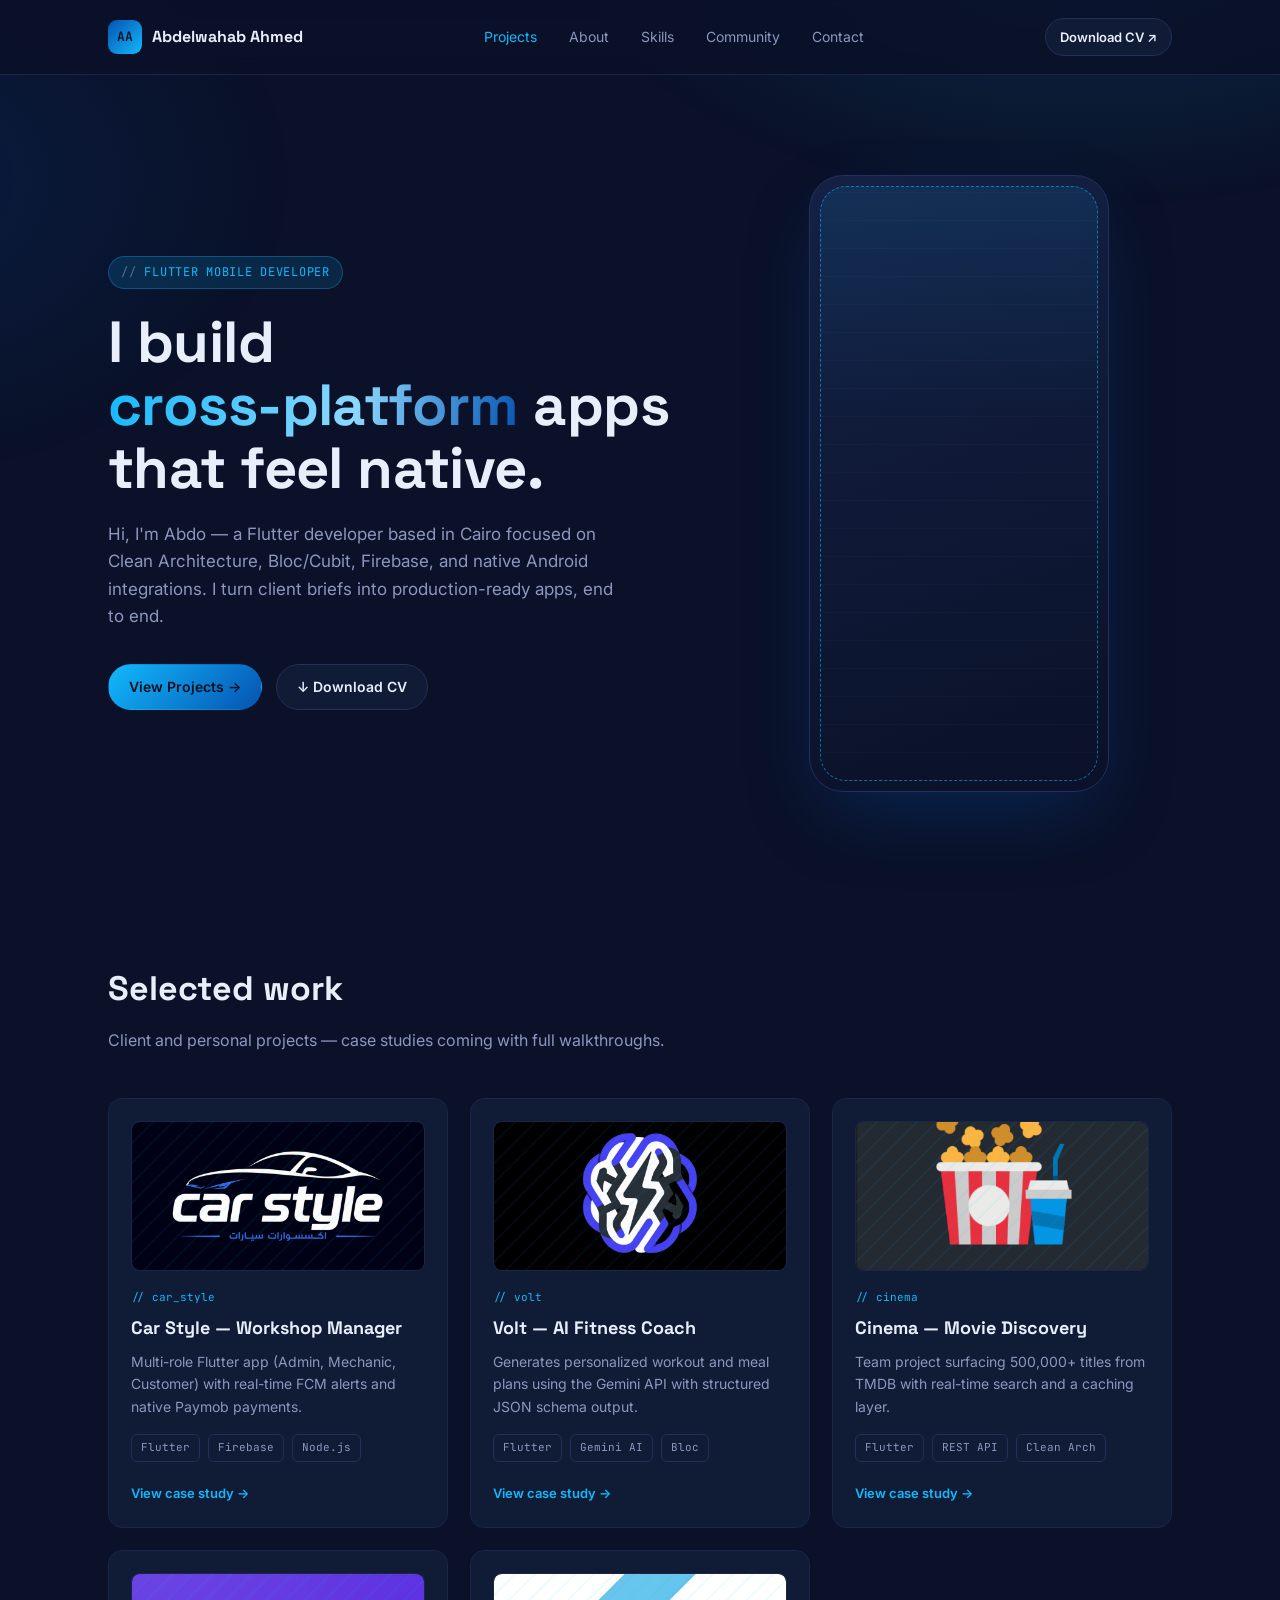
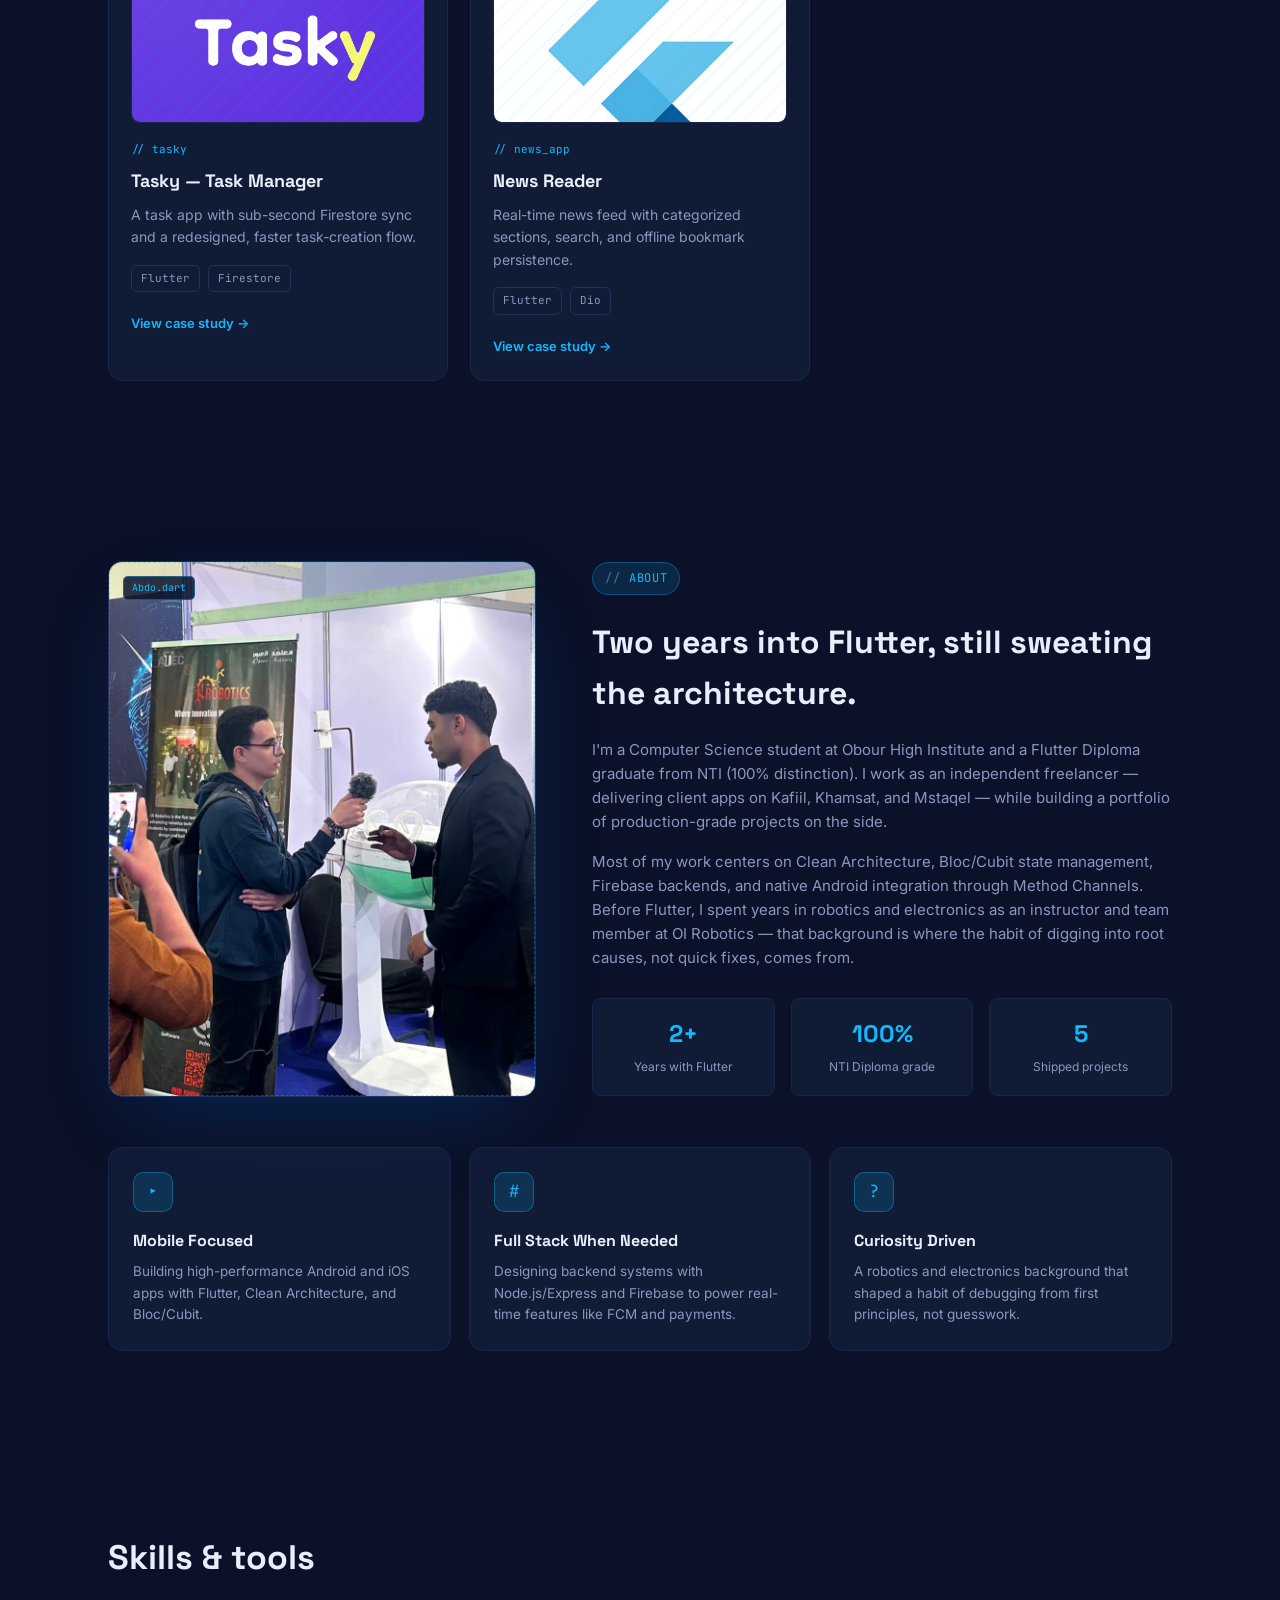
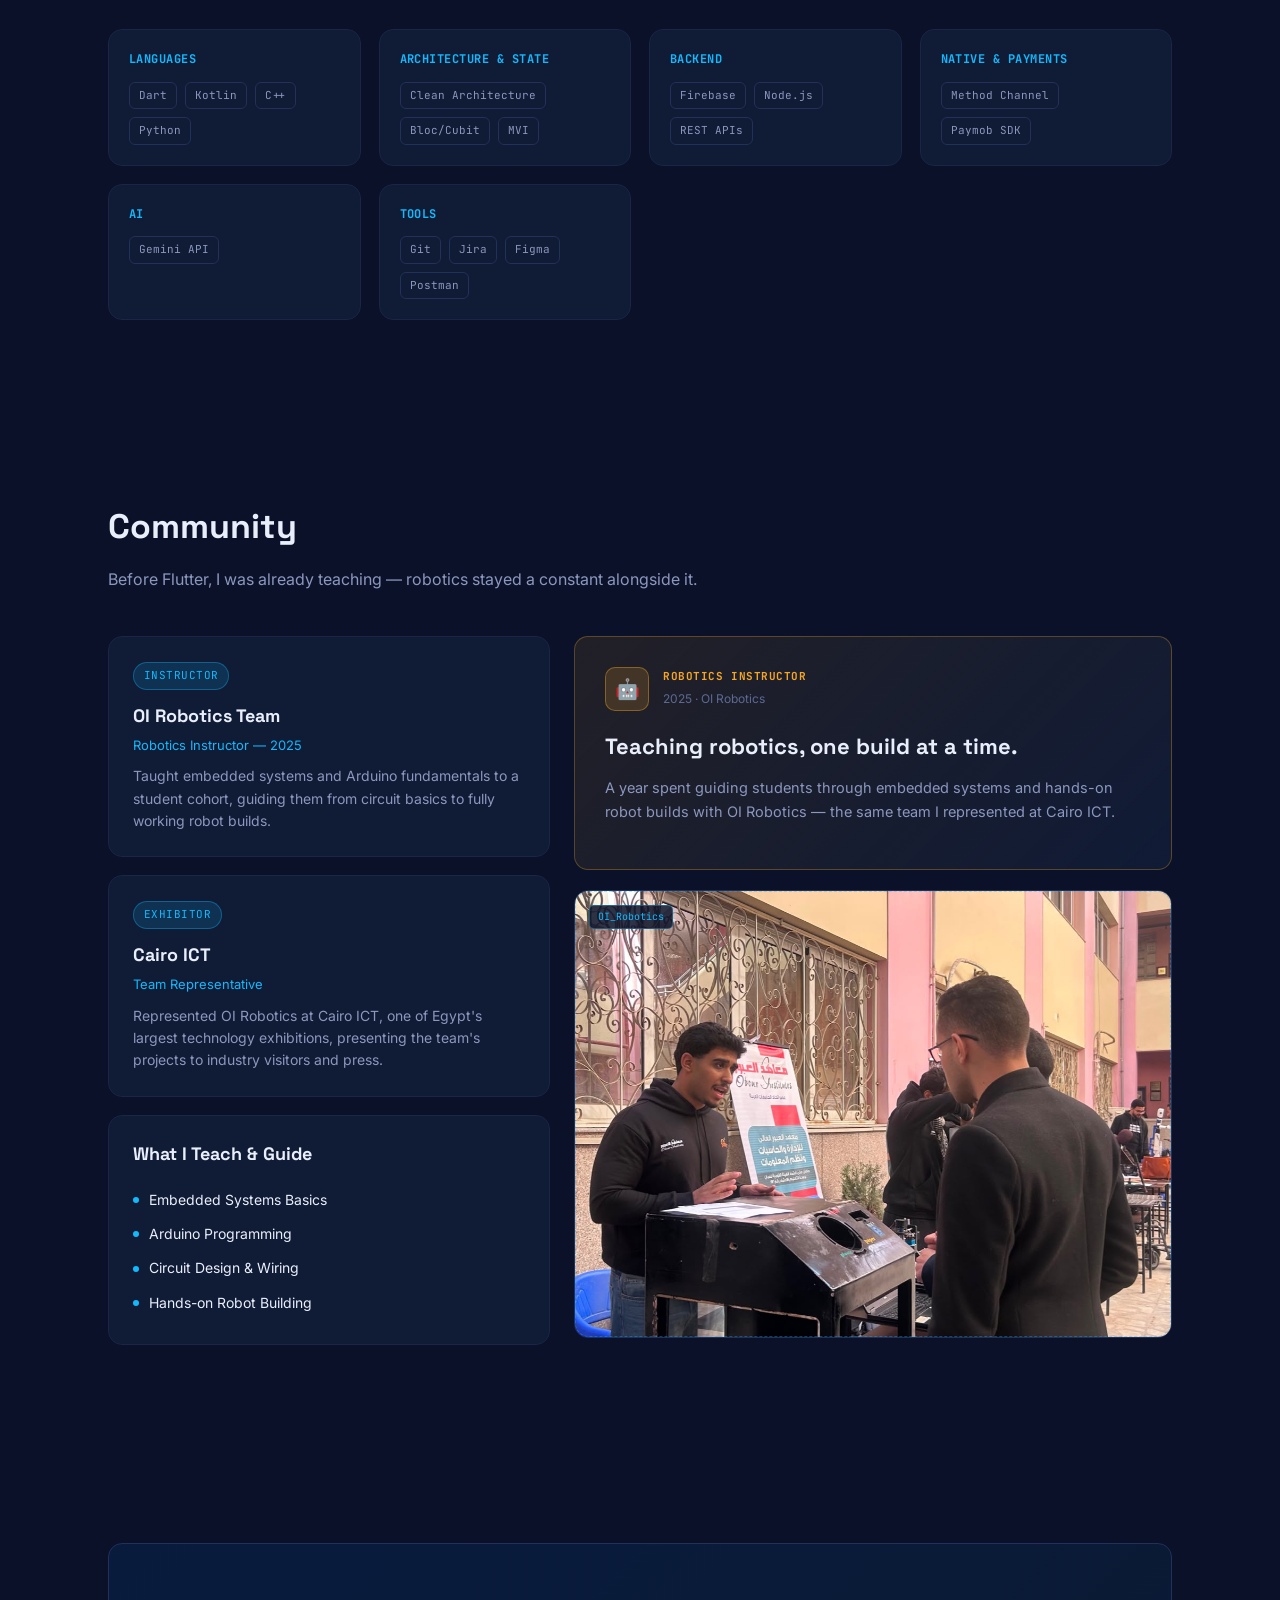
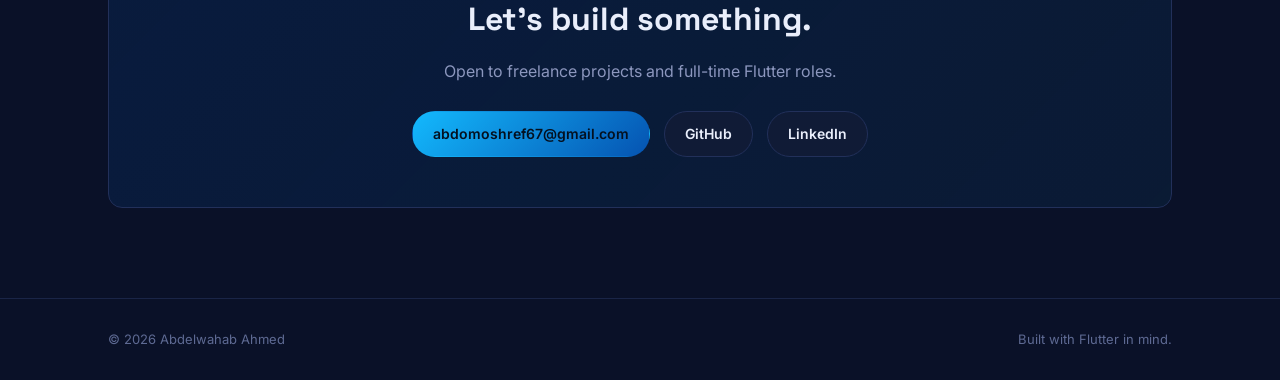
<file: index.html>
<!DOCTYPE html>
<html lang="en">
<head>
<meta charset="UTF-8">
<meta name="viewport" content="width=device-width, initial-scale=1.0">
<title>Abdelwahab Ahmed — Flutter Mobile Developer</title>
<link rel="stylesheet" href="styles.css">
</head>
<body>

<nav class="nav">
  <div class="wrap">
    <a href="index.html" class="brand">
      <span class="brand-mark">AA</span>
      Abdelwahab Ahmed
    </a>
    <div class="nav-links">
      <a href="#projects" class="active">Projects</a>
      <a href="#about">About</a>
      <a href="#skills">Skills</a>
      <a href="#community">Community</a>
      <a href="#contact">Contact</a>
    </div>
    <div class="nav-cta">
      <a href="assets/Abdelwahab_Ahmed_CV.pdf" download class="btn btn-ghost btn-sm">Download CV ↗</a>
    </div>
  </div>
</nav>

<header class="hero">
  <div class="wrap hero-grid">
    <div>
      <span class="eyebrow">FLUTTER MOBILE DEVELOPER</span>
      <h1>I build <span class="grad">cross&#8209;platform</span> apps that feel native.</h1>
      <p>Hi, I'm Abdo — a Flutter developer based in Cairo focused on Clean Architecture, Bloc/Cubit, Firebase, and native Android integrations. I turn client briefs into production-ready apps, end to end.</p>
      <div class="hero-actions">
        <a href="#projects" class="btn btn-primary">View Projects →</a>
        <a href="assets/Abdelwahab_Ahmed_CV.pdf" download class="btn btn-ghost">↓ Download CV</a>
      </div>
    </div>
    <div>
      <div class="phone-mock">
        
        <div class="phone-screen" style="padding:0;">
           <video autoplay muted loop playsinline style="width:100%; height:100%; object-fit:cover; border-radius:26px;">
           <source src="assets/demo.mp4" type="video/mp4">
  </video>
</div>
      </div>
    </div>
  </div>
</header>

<section id="projects">
  <div class="wrap">
    <div class="section-head">
      <h2>Selected work</h2>
      <p>Client and personal projects — case studies coming with full walkthroughs.</p>
    </div>
    <div class="grid-projects">

      <div class="card">
<div class="card-thumb"><img src="assets/Car_style_icon.png" alt="Car Style" style="width:100%;height:100%;object-fit:cover;border-radius:8px;"></div>        <span class="card-tag">// car_style</span>
        <h3>Car Style — Workshop Manager</h3>
        <p>Multi-role Flutter app (Admin, Mechanic, Customer) with real-time FCM alerts and native Paymob payments.</p>
        <div class="chip-row">
          <span class="chip">Flutter</span><span class="chip">Firebase</span><span class="chip">Node.js</span>
        </div>
        <a href="projects/car-style.html" class="card-link">View case study →</a>
      </div>

      <div class="card">
<div class="card-thumb"><img src="assets/Volt_icon.png" alt="VOLT" style="width:100%;height:100%;object-fit:cover;border-radius:8px;"></div>        <span class="card-tag">// volt</span>
        <h3>Volt — AI Fitness Coach</h3>
        <p>Generates personalized workout and meal plans using the Gemini API with structured JSON schema output.</p>
        <div class="chip-row">
          <span class="chip">Flutter</span><span class="chip">Gemini AI</span><span class="chip">Bloc</span>
        </div>
        <a href="projects/volt.html" class="card-link">View case study →</a>
      </div>

      <div class="card">
        <div class="card-thumb"><img src="assets/Cinema_icon.png" alt="Cinema" style="width:100%;height:100%;object-fit:cover;border-radius:8px;"></div>
        <span class="card-tag">// cinema</span>
        <h3>Cinema — Movie Discovery</h3>
        <p>Team project surfacing 500,000+ titles from TMDB with real-time search and a caching layer.</p>
        <div class="chip-row">
          <span class="chip">Flutter</span><span class="chip">REST API</span><span class="chip">Clean Arch</span>
        </div>
        <a href="projects/cinema.html" class="card-link">View case study →</a>
      </div>

      <div class="card">
       <div class="card-thumb"><img src="assets/Tasky_icon.png" alt="Tasky" style="width:100%;height:100%;object-fit:cover;border-radius:8px;"></div>
        <span class="card-tag">// tasky</span>
        <h3>Tasky — Task Manager</h3>
        <p>A task app with sub-second Firestore sync and a redesigned, faster task-creation flow.</p>
        <div class="chip-row">
          <span class="chip">Flutter</span><span class="chip">Firestore</span>
        </div>
        <a href="projects/tasky.html" class="card-link">View case study →</a>
      </div>

      <div class="card">
        <div class="card-thumb"><img src="assets/Flutter_icon.png" alt="News Reader" style="width:100%;height:100%;object-fit:cover;border-radius:8px;"></div>
        <span class="card-tag">// news_app</span>
        <h3>News Reader</h3>
        <p>Real-time news feed with categorized sections, search, and offline bookmark persistence.</p>
        <div class="chip-row">
          <span class="chip">Flutter</span><span class="chip">Dio</span>
        </div>
        <a href="projects/news-app.html" class="card-link">View case study →</a>
      </div>

    </div>
  </div>
</section>

<section id="about">
  <div class="wrap">
    <div class="about-grid">
      <div class="about-photo">
        <span class="inspector-tag">Abdo.dart</span>
        <img src="assets/about-photo.jpg" alt="Abdelwahab Ahmed at an OI Robotics event">
      </div>
      <div class="about-copy">
        <span class="eyebrow">ABOUT</span>
        <h2 style="font-family:var(--font-display); font-size:clamp(24px,3vw,32px); margin-bottom:18px;">Two years into Flutter, still sweating the architecture.</h2>
        <p>I'm a Computer Science student at Obour High Institute and a Flutter Diploma graduate from NTI (100% distinction). I work as an independent freelancer — delivering client apps on Kafiil, Khamsat, and Mstaqel — while building a portfolio of production-grade projects on the side.</p>
        <p>Most of my work centers on Clean Architecture, Bloc/Cubit state management, Firebase backends, and native Android integration through Method Channels. Before Flutter, I spent years in robotics and electronics as an instructor and team member at OI Robotics — that background is where the habit of digging into root causes, not quick fixes, comes from.</p>
        <div class="stat-row">
          <div class="stat"><b>2+</b><span>Years with Flutter</span></div>
          <div class="stat"><b>100%</b><span>NTI Diploma grade</span></div>
          <div class="stat"><b>5</b><span>Shipped projects</span></div>
        </div>
      </div>
    </div>

    <div class="about-features">
      <div class="feature-card">
        <div class="feature-icon">▸</div>
        <h4>Mobile Focused</h4>
        <p>Building high-performance Android and iOS apps with Flutter, Clean Architecture, and Bloc/Cubit.</p>
      </div>
      <div class="feature-card">
        <div class="feature-icon">#</div>
        <h4>Full Stack When Needed</h4>
        <p>Designing backend systems with Node.js/Express and Firebase to power real-time features like FCM and payments.</p>
      </div>
      <div class="feature-card">
        <div class="feature-icon">?</div>
        <h4>Curiosity Driven</h4>
        <p>A robotics and electronics background that shaped a habit of debugging from first principles, not guesswork.</p>
      </div>
    </div>
  </div>
</section>

<section id="skills">
  <div class="wrap">
    <div class="section-head">
      <h2>Skills &amp; tools</h2>
    </div>
    <div class="skills-grid">
      <div class="skill-card">
        <h4>LANGUAGES</h4>
        <div class="chip-row">
          <span class="chip">Dart</span><span class="chip">Kotlin</span><span class="chip">C++</span><span class="chip">Python</span>
        </div>
      </div>
      <div class="skill-card">
        <h4>ARCHITECTURE &amp; STATE</h4>
        <div class="chip-row">
          <span class="chip">Clean Architecture</span><span class="chip">Bloc/Cubit</span><span class="chip">MVI</span>
        </div>
      </div>
      <div class="skill-card">
        <h4>BACKEND</h4>
        <div class="chip-row">
          <span class="chip">Firebase</span><span class="chip">Node.js</span><span class="chip">REST APIs</span>
        </div>
      </div>
      <div class="skill-card">
        <h4>NATIVE &amp; PAYMENTS</h4>
        <div class="chip-row">
          <span class="chip">Method Channel</span><span class="chip">Paymob SDK</span>
        </div>
      </div>
      <div class="skill-card">
        <h4>AI</h4>
        <div class="chip-row">
          <span class="chip">Gemini API</span>
        </div>
      </div>
      <div class="skill-card">
        <h4>TOOLS</h4>
        <div class="chip-row">
          <span class="chip">Git</span><span class="chip">Jira</span><span class="chip">Figma</span><span class="chip">Postman</span>
        </div>
      </div>
    </div>
  </div>
</section>

<section id="community">
  <div class="wrap">
    <div class="section-head">
      <h2>Community</h2>
      <p>Before Flutter, I was already teaching — robotics stayed a constant alongside it.</p>
    </div>
    <div class="community-grid">
      <div>
        <div class="community-card">
          <span class="role-tag">INSTRUCTOR</span>
          <h4>OI Robotics Team</h4>
          <span class="role-sub">Robotics Instructor — 2025</span>
          <p>Taught embedded systems and Arduino fundamentals to a student cohort, guiding them from circuit basics to fully working robot builds.</p>
        </div>
        <div class="community-card">
          <span class="role-tag">EXHIBITOR</span>
          <h4>Cairo ICT</h4>
          <span class="role-sub">Team Representative</span>
          <p>Represented OI Robotics at Cairo ICT, one of Egypt's largest technology exhibitions, presenting the team's projects to industry visitors and press.</p>
        </div>
        <div class="community-card">
          <h4 style="margin-bottom:14px;">What I Teach &amp; Guide</h4>
          <ul class="teach-list">
            <li>Embedded Systems Basics</li>
            <li>Arduino Programming</li>
            <li>Circuit Design &amp; Wiring</li>
            <li>Hands-on Robot Building</li>
          </ul>
        </div>
      </div>

      <div>
        <div class="achievement-box">
          <div class="achievement-top">
            <div class="achievement-icon">🤖</div>
            <div>
              <b>ROBOTICS INSTRUCTOR</b>
              <span>2025 · OI Robotics</span>
            </div>
          </div>
          <h3>Teaching robotics, one build at a time.</h3>
          <p>A year spent guiding students through embedded systems and hands-on robot builds with OI Robotics — the same team I represented at Cairo ICT.</p>
        </div>
        <div class="community-photo">
          <span class="inspector-tag">OI_Robotics</span>
          <img src="assets/community-photo.jpg" alt="Abdelwahab Ahmed holding the OI Robotics team banner">
        </div>
      </div>
    </div>
  </div>
</section>

<section id="contact">
  <div class="wrap">
    <div class="contact-box">
      <h2>Let's build something.</h2>
      <p>Open to freelance projects and full-time Flutter roles.</p>
      <div class="contact-links">
        <a href="mailto:abdomoshref67@gmail.com" class="btn btn-primary">abdomoshref67@gmail.com</a>
        <a href="https://github.com/abdo00ahmed" class="btn btn-ghost">GitHub</a>
        <a href="https://www.linkedin.com/in/abdelwahab-ahmed-548336354" class="btn btn-ghost">LinkedIn</a>
      </div>
    </div>
  </div>
</section>

<footer>
  <div class="wrap">
    <span>© 2026 Abdelwahab Ahmed</span>
    <span>Built with Flutter in mind.</span>
  </div>
</footer>

</body>
</html>
</file>
<file: styles.css>
@import url('https://fonts.googleapis.com/css2?family=Space+Grotesk:wght@500;600;700&family=Inter:wght@400;500;600&family=JetBrains+Mono:wght@400;500&display=swap');

:root{
  /* Ink */
  --bg: #0A1128;
  --surface: #101B36;
  --surface-2: #142145;
  --border: #22305A;
  --border-soft: #1A2547;

  /* Flutter-inspired blue gradient (brand-grounded, not generic indigo) */
  --deep: #0553B1;
  --sky: #13B9FD;
  --sky-soft: rgba(19,185,253,0.14);

  --text: #E9EEFB;
  --text-muted: #8C97BE;
  --text-faint: #5E6A93;

  --ok: #34D399;
  --warn: #F5A623;

  --radius: 14px;
  --radius-sm: 8px;
  --maxw: 1120px;

  --font-display: 'Space Grotesk', 'Inter', sans-serif;
  --font-body: 'Inter', -apple-system, sans-serif;
  --font-mono: 'JetBrains Mono', monospace;
}

*{ box-sizing: border-box; margin:0; padding:0; }
html{ scroll-behavior: smooth; }
body{
  background: var(--bg);
  color: var(--text);
  font-family: var(--font-body);
  line-height: 1.6;
  -webkit-font-smoothing: antialiased;
}
body::before{
  content:"";
  position: fixed; inset:0;
  background:
    radial-gradient(ellipse 900px 500px at 85% -10%, rgba(19,185,253,0.16), transparent 60%),
    radial-gradient(ellipse 700px 500px at -10% 20%, rgba(5,83,177,0.18), transparent 60%);
  pointer-events:none; z-index:0;
}
img{ max-width:100%; display:block; }
a{ color: inherit; text-decoration:none; }
:focus-visible{ outline: 2px solid var(--sky); outline-offset: 3px; }
.wrap{ max-width: var(--maxw); margin:0 auto; padding: 0 28px; position:relative; z-index:1; }

/* ---------- Nav ---------- */
.nav{
  position: sticky; top:0; z-index:50;
  background: rgba(10,17,40,0.82);
  backdrop-filter: blur(10px);
  border-bottom: 1px solid var(--border-soft);
}
.nav .wrap{ display:flex; align-items:center; justify-content:space-between; height:74px; }
.brand{ display:flex; align-items:center; gap:10px; font-family: var(--font-display); font-weight:700; font-size:16px; }
.brand-mark{
  width:34px; height:34px; border-radius:9px;
  background: linear-gradient(135deg, var(--deep), var(--sky));
  display:flex; align-items:center; justify-content:center;
  font-family: var(--font-mono); font-size:13px; font-weight:600; color:#04101F;
}
.nav-links{ display:flex; gap:32px; font-size:14px; color: var(--text-muted); }
.nav-links a:hover{ color: var(--text); }
.nav-links .active{ color: var(--sky); }
.nav-cta{ display:flex; align-items:center; gap:14px; }

.btn{
  display:inline-flex; align-items:center; gap:8px;
  padding: 11px 20px; border-radius: 999px;
  font-size: 14px; font-weight:600; font-family: var(--font-body);
  border:1px solid transparent; cursor:pointer;
  transition: transform .15s ease, border-color .15s ease, background .15s ease;
}
.btn:hover{ transform: translateY(-1px); }
.btn-primary{ background: linear-gradient(135deg, var(--sky), var(--deep)); color:#04101F; }
.btn-ghost{ background: var(--surface); border-color: var(--border); color: var(--text); }
.btn-ghost:hover{ border-color: var(--sky); }
.btn-sm{ padding: 8px 14px; font-size:13px; }

/* ---------- Eyebrow / labels ---------- */
.eyebrow{
  display:inline-flex; align-items:center; gap:8px;
  font-family: var(--font-mono); font-size:12px; letter-spacing:.06em;
  color: var(--sky); background: var(--sky-soft);
  border:1px solid rgba(19,185,253,0.3);
  padding:6px 12px; border-radius: 999px; margin-bottom:22px;
}
.eyebrow::before{ content:"//"; color: var(--text-faint); }

/* ---------- Hero ---------- */
.hero{ padding: 100px 0 80px; position:relative; }
.hero-grid{ display:grid; grid-template-columns: 1.15fr 0.85fr; gap:60px; align-items:center; }
.hero h1{
  font-family: var(--font-display); font-weight:700;
  font-size: clamp(38px, 5vw, 58px); line-height:1.08; letter-spacing:-0.01em;
}
.hero h1 .grad{
  background: linear-gradient(100deg, var(--sky), #8BD8FF 60%, var(--deep));
  -webkit-background-clip:text; background-clip:text; color:transparent;
}
.hero p{ color: var(--text-muted); font-size:17px; max-width:520px; margin-top:22px; }
.hero-actions{ display:flex; gap:14px; margin-top:34px; }

/* Widget-inspector style phone mockup — signature element */
.phone-mock{
  position:relative; width: 100%; max-width:300px; margin-inline:auto;
  aspect-ratio: 9/18.5;
  border-radius: 34px;
  background: linear-gradient(160deg, var(--surface-2), var(--bg));
  border: 1px solid var(--border);
  box-shadow: 0 30px 80px -20px rgba(5,83,177,0.35);
  padding: 10px;
  overflow:hidden;
}
.phone-mock::after{
  content:"";
  position:absolute; inset: 10px;
  border-radius: 26px;
  border: 1.5px dashed rgba(19,185,253,0.55);
  pointer-events:none;
}
.phone-screen{
  width:100%; height:100%; border-radius:26px;
  background:
    linear-gradient(180deg, rgba(19,185,253,0.10), transparent 40%),
    repeating-linear-gradient(0deg, rgba(255,255,255,0.02) 0 1px, transparent 1px 28px);
  display:flex; flex-direction:column; align-items:center; justify-content:center; gap:10px;
  color: var(--text-faint); font-family: var(--font-mono); font-size:11px; text-align:center; padding: 20px;
}
.inspector-tag{
  position:absolute; top:14px; left:14px;
  font-family: var(--font-mono); font-size:10px; color: var(--sky);
  background: rgba(10,17,40,0.85); border:1px solid rgba(19,185,253,0.4);
  padding:3px 8px; border-radius:5px;
}

/* ---------- Section shell ---------- */
section{ padding: 90px 0; position:relative; }
.section-head{ margin-bottom:44px; max-width: 640px; }
.section-head h2{ font-family: var(--font-display); font-size: clamp(26px,3vw,34px); font-weight:700; }
.section-head p{ color: var(--text-muted); margin-top:12px; }

/* ---------- Project cards ---------- */
.grid-projects{ display:grid; grid-template-columns: repeat(auto-fit, minmax(300px,1fr)); gap:22px; }
.card{
  background: var(--surface);
  border:1px solid var(--border-soft);
  border-radius: var(--radius);
  padding: 22px;
  transition: border-color .15s ease, transform .15s ease;
}
.card:hover{ border-color: var(--sky); transform: translateY(-3px); }
.card-thumb{
  height:150px; border-radius: var(--radius-sm); margin-bottom:18px;
  background: linear-gradient(135deg, var(--surface-2), var(--bg));
  border: 1px solid var(--border-soft);
  display:flex; align-items:center; justify-content:center;
  font-family: var(--font-mono); font-size:12px; color: var(--text-faint);
  position:relative; overflow:hidden;
}
.card-thumb::before{
  content:""; position:absolute; inset:0;
  background: repeating-linear-gradient(135deg, rgba(19,185,253,0.06) 0 2px, transparent 2px 14px);
}
.card-tag{ font-family: var(--font-mono); font-size:11px; color: var(--sky); margin-bottom:8px; display:block; }
.card h3{ font-family: var(--font-display); font-size:18px; margin-bottom:8px; }
.card p{ color: var(--text-muted); font-size:14px; margin-bottom:16px; }
.chip-row{ display:flex; flex-wrap:wrap; gap:8px; margin-bottom:18px; }
.chip{
  font-family: var(--font-mono); font-size:11px; color: var(--text-muted);
  border:1px solid var(--border); padding:4px 9px; border-radius:6px;
}
.card-link{ font-size:13px; font-weight:600; color: var(--sky); display:inline-flex; align-items:center; gap:6px; }
.card-link:hover{ gap:9px; }

/* ---------- Skills ---------- */
.skills-grid{ display:grid; grid-template-columns: repeat(auto-fit, minmax(230px,1fr)); gap:18px; }
.skill-card{ background: var(--surface); border:1px solid var(--border-soft); border-radius: var(--radius); padding:20px; }
.skill-card h4{ font-family: var(--font-mono); font-size:12px; color: var(--sky); letter-spacing:.04em; margin-bottom:12px; }
.skill-card .chip-row{ margin:0; }

/* ---------- About ---------- */
.about-grid{ display:grid; grid-template-columns: 0.85fr 1.15fr; gap:56px; align-items:center; margin-bottom:50px; }
.about-photo{
  position:relative; border-radius: var(--radius); overflow:hidden;
  border:1px solid var(--border); aspect-ratio: 4/5;
  box-shadow: 0 30px 80px -30px rgba(5,83,177,0.4);
}
.about-photo img{ width:100%; height:100%; object-fit:cover; }
.about-photo::after{
  content:""; position:absolute; inset:0; border-radius:var(--radius);
  border: 1.5px dashed rgba(19,185,253,0.35); pointer-events:none;
}
.about-photo .inspector-tag{ top:14px; left:14px; }
.about-copy p{ color: var(--text-muted); margin-bottom:16px; font-size:15px; }
.about-copy p:last-child{ margin-bottom:0; }

.about-features{ display:grid; grid-template-columns:repeat(3,1fr); gap:18px; }
.feature-card{ background: var(--surface); border:1px solid var(--border-soft); border-radius: var(--radius); padding:24px; }
.feature-icon{
  width:40px; height:40px; border-radius:10px; margin-bottom:16px;
  background: var(--sky-soft); border:1px solid rgba(19,185,253,0.35);
  display:flex; align-items:center; justify-content:center;
  font-family: var(--font-mono); font-size:17px; color: var(--sky);
}
.feature-card h4{ font-family: var(--font-display); font-size:16px; margin-bottom:8px; }
.feature-card p{ color: var(--text-muted); font-size:13.5px; }

.stat-row{ display:grid; grid-template-columns:repeat(3,1fr); gap:16px; margin-top:28px; }
.stat{ background: var(--surface); border:1px solid var(--border-soft); border-radius: var(--radius-sm); padding:16px; text-align:center; }
.stat b{ font-family: var(--font-display); font-size:24px; display:block; color: var(--sky); }
.stat span{ font-size:12px; color: var(--text-muted); }

/* ---------- Community ---------- */
.community-grid{ display:grid; grid-template-columns: 0.85fr 1.15fr; gap:24px; align-items:start; }
.community-card{
  background: var(--surface); border:1px solid var(--border-soft); border-radius: var(--radius);
  padding: 24px; margin-bottom:18px;
}
.role-tag{
  display:inline-block; font-family: var(--font-mono); font-size:11px; letter-spacing:.04em;
  color: var(--sky); background: var(--sky-soft); border:1px solid rgba(19,185,253,0.35);
  padding:4px 10px; border-radius:999px; margin-bottom:12px;
}
.community-card h4{ font-family: var(--font-display); font-size:18px; margin-bottom:4px; }
.community-card .role-sub{ font-size:13px; color: var(--sky); margin-bottom:10px; display:block; }
.community-card p{ color: var(--text-muted); font-size:14px; }
.teach-list{ list-style:none; }
.teach-list li{ display:flex; align-items:center; gap:10px; font-size:14px; color: var(--text); padding:6px 0; }
.teach-list li::before{ content:""; width:6px; height:6px; border-radius:50%; background: var(--sky); flex-shrink:0; }

.achievement-box{
  background: linear-gradient(135deg, rgba(245,166,35,0.10), var(--surface));
  border:1px solid rgba(245,166,35,0.3); border-radius: var(--radius);
  padding: 30px; margin-bottom:20px;
}
.achievement-top{ display:flex; align-items:center; gap:14px; margin-bottom:18px; }
.achievement-icon{
  width:44px; height:44px; border-radius:10px; flex-shrink:0;
  background: rgba(245,166,35,0.16); border:1px solid rgba(245,166,35,0.4);
  display:flex; align-items:center; justify-content:center; font-size:20px;
}
.achievement-top b{ font-family: var(--font-mono); font-size:11px; letter-spacing:.05em; color: var(--warn); display:block; }
.achievement-top span{ font-size:12px; color: var(--text-faint); }
.achievement-box h3{ font-family: var(--font-display); font-size:22px; margin-bottom:12px; }
.achievement-box p{ color: var(--text-muted); font-size:14.5px; margin-bottom:16px; }

.community-photo{
  position:relative; border-radius: var(--radius); overflow:hidden;
  border:1px solid var(--border); aspect-ratio: 4/3;
}
.community-photo img{ width:100%; height:100%; object-fit:cover; object-position: center 15%; display:block; }
.community-photo::after{
  content:""; position:absolute; inset:0; border-radius:var(--radius);
  border: 1.5px dashed rgba(19,185,253,0.35); pointer-events:none;
}
.community-photo .inspector-tag{ top:14px; left:14px; }
.contact-box{
  background: linear-gradient(135deg, rgba(5,83,177,0.16), rgba(19,185,253,0.06));
  border:1px solid var(--border); border-radius: var(--radius);
  padding: 50px; text-align:center;
}
.contact-box h2{ font-family: var(--font-display); font-size: clamp(24px,3vw,32px); margin-bottom:14px; }
.contact-box p{ color: var(--text-muted); margin-bottom:26px; }
.contact-links{ display:flex; gap:14px; justify-content:center; flex-wrap:wrap; }

footer{ border-top:1px solid var(--border-soft); padding: 30px 0; }
footer .wrap{ display:flex; justify-content:space-between; align-items:center; font-size:13px; color: var(--text-faint); flex-wrap:wrap; gap:10px; }

/* ---------- Project detail page ---------- */
.case-hero{
  background: var(--surface); border-bottom:1px solid var(--border-soft);
  padding: 40px 0 34px;
}
.back-link{ font-family: var(--font-mono); font-size:13px; color: var(--text-muted); display:inline-flex; gap:8px; margin-bottom:20px; }
.back-link:hover{ color: var(--sky); }
.case-title-row{ display:flex; align-items:flex-end; justify-content:space-between; gap:20px; flex-wrap:wrap; }
.case-title-row h1{ font-family: var(--font-display); font-size: clamp(28px,4vw,40px); }
.case-title-row .eyebrow{ margin-bottom:12px; }

.case-body{ padding: 60px 0 90px; }
.case-grid{ display:grid; grid-template-columns: 1.2fr 0.8fr; gap:44px; align-items:start; }
.box{ background: var(--surface); border:1px solid var(--border-soft); border-radius: var(--radius); padding:28px; margin-bottom:22px; }
.box h3{ font-family: var(--font-display); font-size:19px; margin-bottom:16px; display:flex; align-items:center; gap:10px; }
.box h3 .ic{ color: var(--sky); font-family: var(--font-mono); font-size:16px; }
.box p{ color: var(--text-muted); }
.cap-list{ list-style:none; display:flex; flex-direction:column; gap:12px; }
.cap-list li{ display:flex; gap:10px; font-size:14.5px; color: var(--text); }
.cap-list li::before{ content:"\2713"; color: var(--ok); font-weight:700; flex-shrink:0; }
.tech-row{ display:flex; flex-wrap:wrap; gap:9px; }
.side-sticky{ position:sticky; top:100px; }

@media (max-width: 860px){
  .hero-grid, .about-grid, .case-grid, .community-grid{ grid-template-columns: 1fr; }
  .nav-links{ display:none; }
  .stat-row{ grid-template-columns: 1fr 1fr; }
  .about-features{ grid-template-columns: 1fr; }
}
</file>
